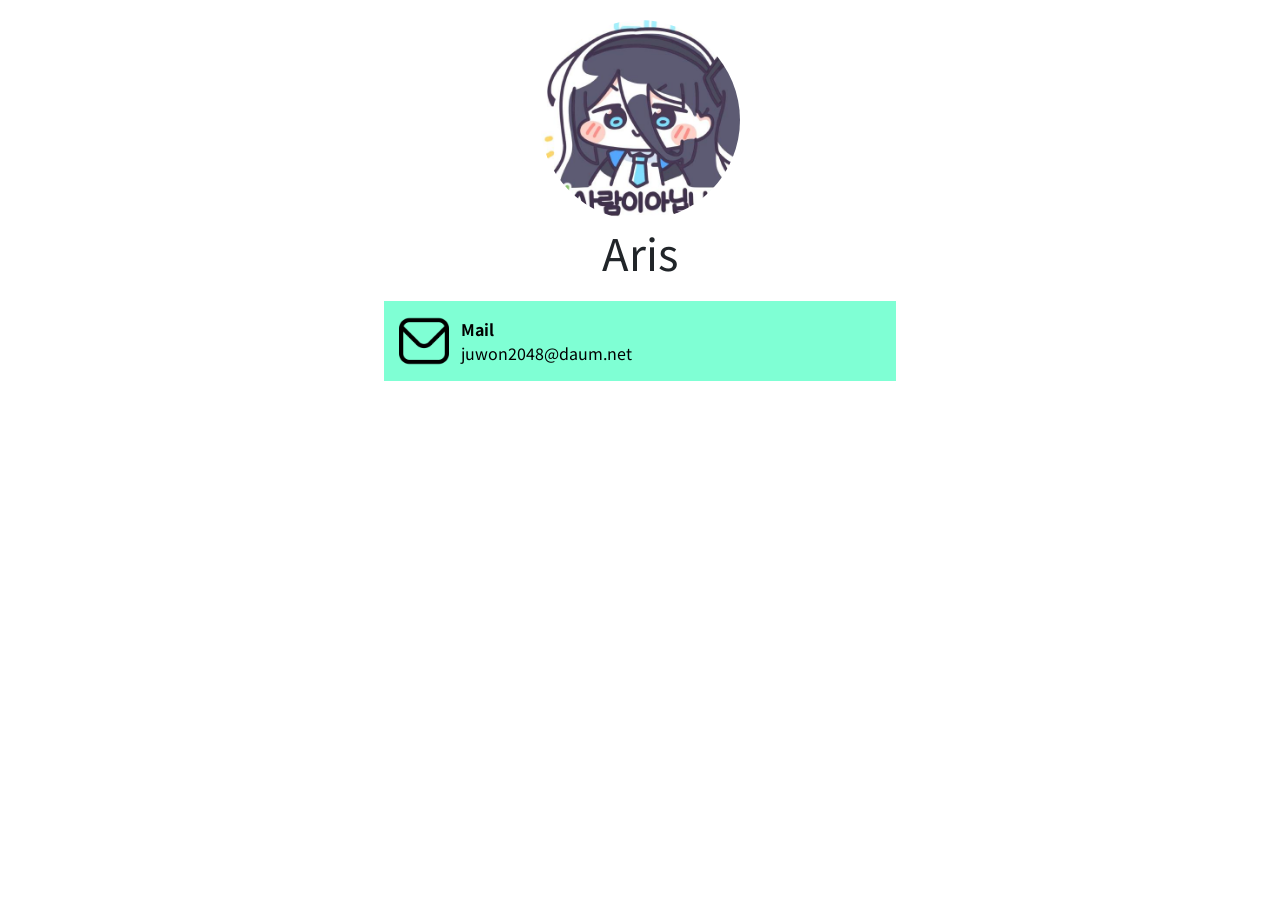
<file: index.html>
<head>
  <meta charset="utf-8" name="viewport" content="width=device-width, initial-scale=1.0">
  <title>Profile</title>
  <link rel="stylesheet" type="text/css" href="style.css">
  <link href="bootstrap.min.css" rel="stylesheet">
  <script src="bootstrap.min.js"></script>     
</head>
<body class="main">
  <div class="profile center">
    <img src="./img/aris.jpeg" class="radius_profile" />
    <p id="nickname">Aris</p>
  </div>
  <div class="b1 center">
    <a href="mailto:juwon2048@daum.net">
      <div class="div_icon div_profile">
        <img src="img/icon-envelope.png" class="icon">
      </div>
      <div class="div_username div_profile">
        <ul class="username">
          <li><b>Mail</b></li>
          <li>juwon2048@daum.net</li>
        </ul>
      </div>
    </a>
  </div>
</body>
</file>
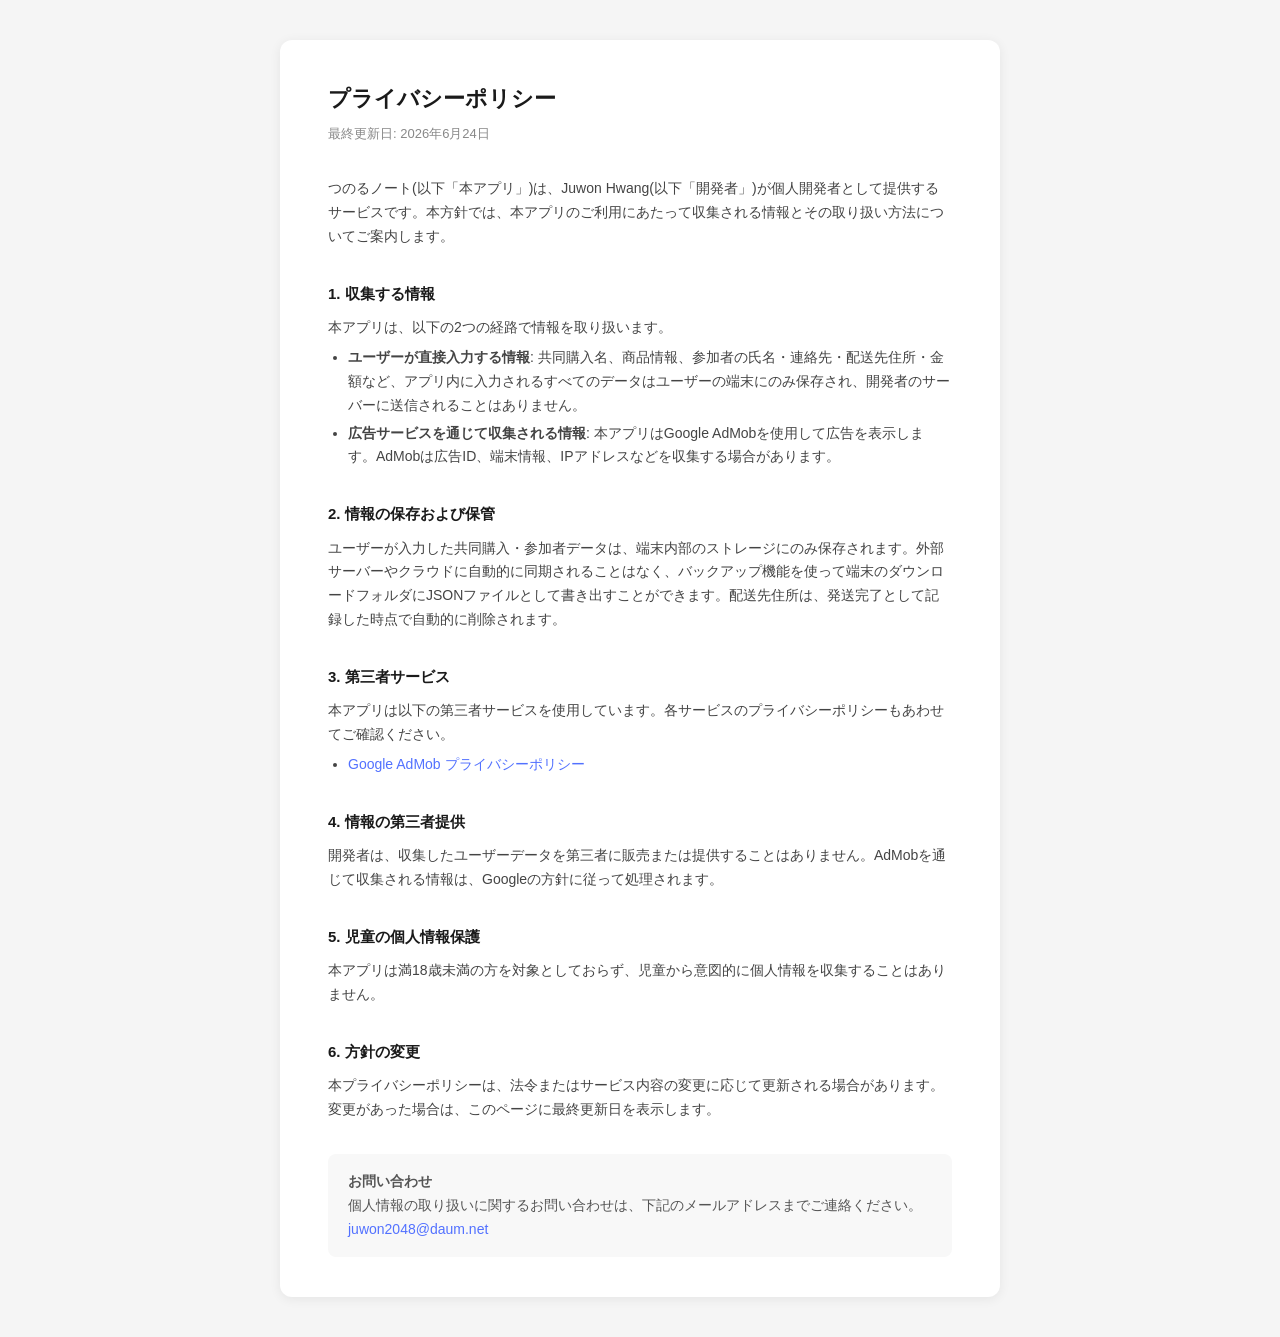
<file: gonggunote/privacy-policy-ja.html>
<!DOCTYPE html>
<html lang="ja">
<head>
    <meta charset="UTF-8">
    <meta name="viewport" content="width=device-width, initial-scale=1.0">
    <title>プライバシーポリシー - つのるノート</title>
    <style>
        * { box-sizing: border-box; margin: 0; padding: 0; }
        body {
            font-family: -apple-system, BlinkMacSystemFont, 'Segoe UI', sans-serif;
            background: #f5f5f5;
            color: #222;
            line-height: 1.7;
        }
        .container {
            max-width: 720px;
            margin: 40px auto;
            background: #fff;
            border-radius: 12px;
            padding: 40px 48px;
            box-shadow: 0 2px 12px rgba(0,0,0,0.07);
        }
        h1 {
            font-size: 22px;
            font-weight: 700;
            margin-bottom: 6px;
            color: #1a1a1a;
        }
        .updated {
            font-size: 13px;
            color: #888;
            margin-bottom: 32px;
        }
        h2 {
            font-size: 15px;
            font-weight: 700;
            margin-top: 32px;
            margin-bottom: 10px;
            color: #1a1a1a;
        }
        p, li {
            font-size: 14px;
            color: #444;
        }
        ul {
            padding-left: 20px;
            margin-top: 6px;
        }
        li { margin-bottom: 4px; }
        a { color: #5271ff; text-decoration: none; }
        a:hover { text-decoration: underline; }
        .contact {
            margin-top: 32px;
            padding: 16px 20px;
            background: #f8f8f8;
            border-radius: 8px;
            font-size: 14px;
            color: #555;
        }
        @media (max-width: 600px) {
            .container { margin: 0; border-radius: 0; padding: 28px 20px; }
        }
    </style>
</head>
<body>
<div class="container">
    <h1>プライバシーポリシー</h1>
    <p class="updated">最終更新日: 2026年6月24日</p>

    <p>つのるノート(以下「本アプリ」)は、Juwon Hwang(以下「開発者」)が個人開発者として提供するサービスです。本方針では、本アプリのご利用にあたって収集される情報とその取り扱い方法についてご案内します。</p>

    <h2>1. 収集する情報</h2>
    <p>本アプリは、以下の2つの経路で情報を取り扱います。</p>
    <ul>
        <li><strong>ユーザーが直接入力する情報</strong>: 共同購入名、商品情報、参加者の氏名・連絡先・配送先住所・金額など、アプリ内に入力されるすべてのデータはユーザーの端末にのみ保存され、開発者のサーバーに送信されることはありません。</li>
        <li><strong>広告サービスを通じて収集される情報</strong>: 本アプリはGoogle AdMobを使用して広告を表示します。AdMobは広告ID、端末情報、IPアドレスなどを収集する場合があります。</li>
    </ul>

    <h2>2. 情報の保存および保管</h2>
    <p>ユーザーが入力した共同購入・参加者データは、端末内部のストレージにのみ保存されます。外部サーバーやクラウドに自動的に同期されることはなく、バックアップ機能を使って端末のダウンロードフォルダにJSONファイルとして書き出すことができます。配送先住所は、発送完了として記録した時点で自動的に削除されます。</p>

    <h2>3. 第三者サービス</h2>
    <p>本アプリは以下の第三者サービスを使用しています。各サービスのプライバシーポリシーもあわせてご確認ください。</p>
    <ul>
        <li><a href="https://policies.google.com/privacy" target="_blank">Google AdMob プライバシーポリシー</a></li>
    </ul>

    <h2>4. 情報の第三者提供</h2>
    <p>開発者は、収集したユーザーデータを第三者に販売または提供することはありません。AdMobを通じて収集される情報は、Googleの方針に従って処理されます。</p>

    <h2>5. 児童の個人情報保護</h2>
    <p>本アプリは満18歳未満の方を対象としておらず、児童から意図的に個人情報を収集することはありません。</p>

    <h2>6. 方針の変更</h2>
    <p>本プライバシーポリシーは、法令またはサービス内容の変更に応じて更新される場合があります。変更があった場合は、このページに最終更新日を表示します。</p>

    <div class="contact">
        <strong>お問い合わせ</strong><br>
        個人情報の取り扱いに関するお問い合わせは、下記のメールアドレスまでご連絡ください。<br>
        <a href="mailto:juwon2048@daum.net">juwon2048@daum.net</a>
    </div>
</div>
</body>
</html>
</file>
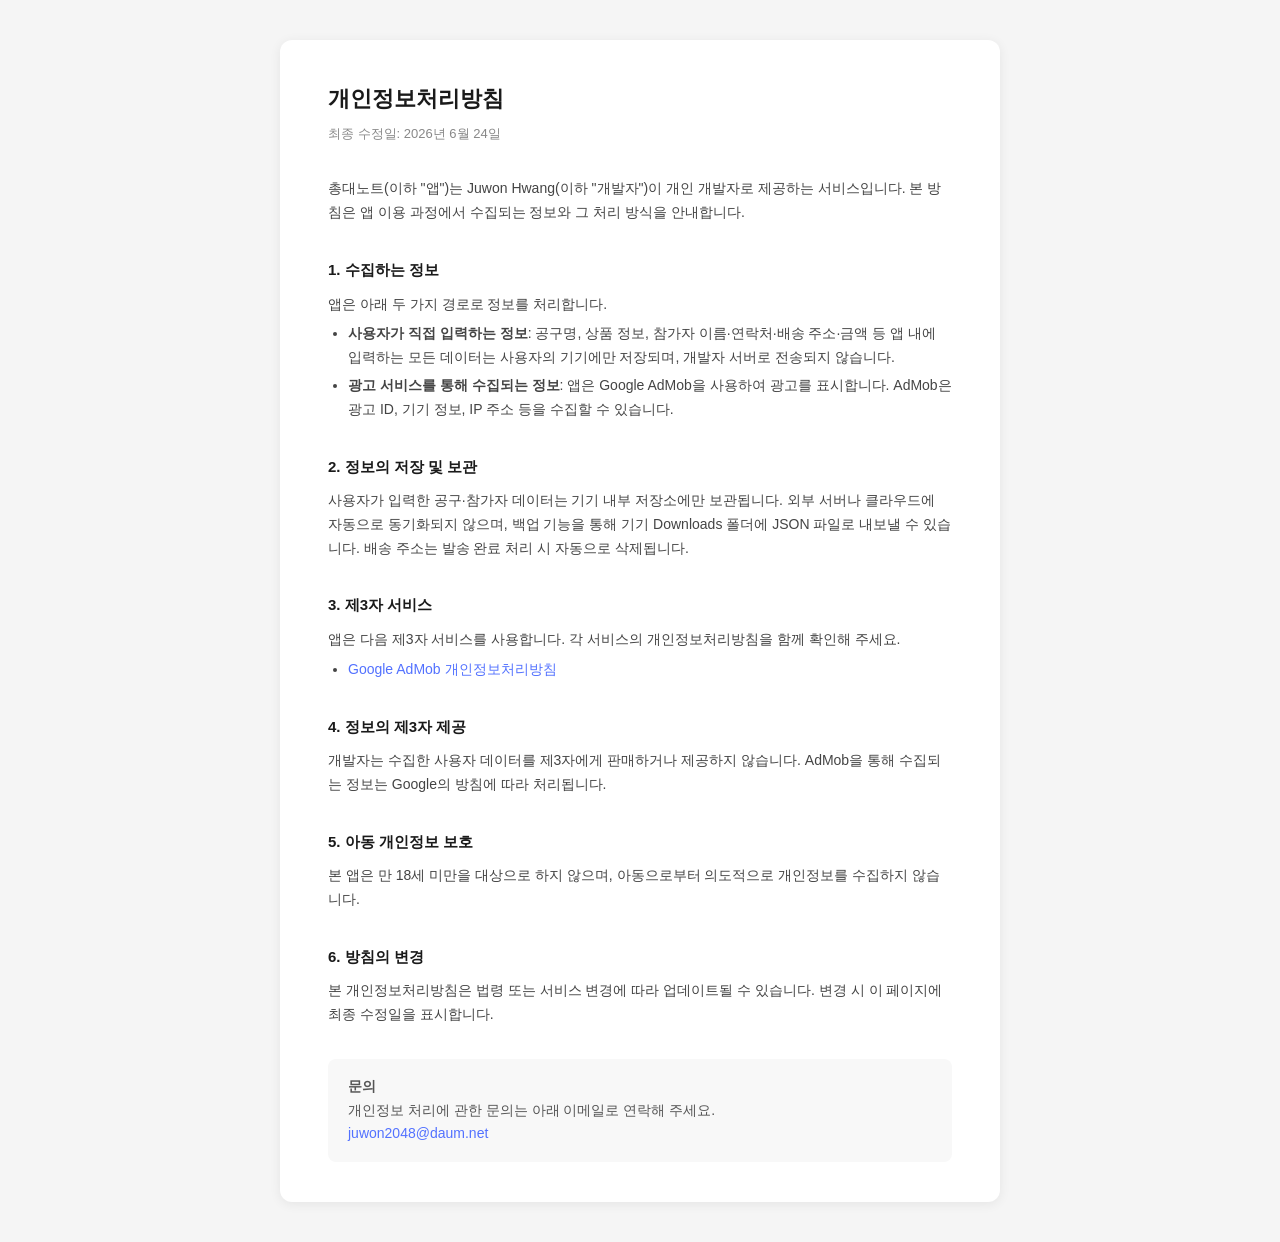
<file: gonggunote/privacy-policy.html>
<!DOCTYPE html>
<html lang="ko">
<head>
    <meta charset="UTF-8">
    <meta name="viewport" content="width=device-width, initial-scale=1.0">
    <title>개인정보처리방침 - 총대노트</title>
    <style>
        * { box-sizing: border-box; margin: 0; padding: 0; }
        body {
            font-family: -apple-system, BlinkMacSystemFont, 'Segoe UI', sans-serif;
            background: #f5f5f5;
            color: #222;
            line-height: 1.7;
        }
        .container {
            max-width: 720px;
            margin: 40px auto;
            background: #fff;
            border-radius: 12px;
            padding: 40px 48px;
            box-shadow: 0 2px 12px rgba(0,0,0,0.07);
        }
        h1 {
            font-size: 22px;
            font-weight: 700;
            margin-bottom: 6px;
            color: #1a1a1a;
        }
        .updated {
            font-size: 13px;
            color: #888;
            margin-bottom: 32px;
        }
        h2 {
            font-size: 15px;
            font-weight: 700;
            margin-top: 32px;
            margin-bottom: 10px;
            color: #1a1a1a;
        }
        p, li {
            font-size: 14px;
            color: #444;
        }
        ul {
            padding-left: 20px;
            margin-top: 6px;
        }
        li { margin-bottom: 4px; }
        a { color: #5271ff; text-decoration: none; }
        a:hover { text-decoration: underline; }
        .contact {
            margin-top: 32px;
            padding: 16px 20px;
            background: #f8f8f8;
            border-radius: 8px;
            font-size: 14px;
            color: #555;
        }
        @media (max-width: 600px) {
            .container { margin: 0; border-radius: 0; padding: 28px 20px; }
        }
    </style>
</head>
<body>
<div class="container">
    <h1>개인정보처리방침</h1>
    <p class="updated">최종 수정일: 2026년 6월 24일</p>

    <p>총대노트(이하 "앱")는 Juwon Hwang(이하 "개발자")이 개인 개발자로 제공하는 서비스입니다. 본 방침은 앱 이용 과정에서 수집되는 정보와 그 처리 방식을 안내합니다.</p>

    <h2>1. 수집하는 정보</h2>
    <p>앱은 아래 두 가지 경로로 정보를 처리합니다.</p>
    <ul>
        <li><strong>사용자가 직접 입력하는 정보</strong>: 공구명, 상품 정보, 참가자 이름·연락처·배송 주소·금액 등 앱 내에 입력하는 모든 데이터는 사용자의 기기에만 저장되며, 개발자 서버로 전송되지 않습니다.</li>
        <li><strong>광고 서비스를 통해 수집되는 정보</strong>: 앱은 Google AdMob을 사용하여 광고를 표시합니다. AdMob은 광고 ID, 기기 정보, IP 주소 등을 수집할 수 있습니다.</li>
    </ul>

    <h2>2. 정보의 저장 및 보관</h2>
    <p>사용자가 입력한 공구·참가자 데이터는 기기 내부 저장소에만 보관됩니다. 외부 서버나 클라우드에 자동으로 동기화되지 않으며, 백업 기능을 통해 기기 Downloads 폴더에 JSON 파일로 내보낼 수 있습니다. 배송 주소는 발송 완료 처리 시 자동으로 삭제됩니다.</p>

    <h2>3. 제3자 서비스</h2>
    <p>앱은 다음 제3자 서비스를 사용합니다. 각 서비스의 개인정보처리방침을 함께 확인해 주세요.</p>
    <ul>
        <li><a href="https://policies.google.com/privacy" target="_blank">Google AdMob 개인정보처리방침</a></li>
    </ul>

    <h2>4. 정보의 제3자 제공</h2>
    <p>개발자는 수집한 사용자 데이터를 제3자에게 판매하거나 제공하지 않습니다. AdMob을 통해 수집되는 정보는 Google의 방침에 따라 처리됩니다.</p>

    <h2>5. 아동 개인정보 보호</h2>
    <p>본 앱은 만 18세 미만을 대상으로 하지 않으며, 아동으로부터 의도적으로 개인정보를 수집하지 않습니다.</p>

    <h2>6. 방침의 변경</h2>
    <p>본 개인정보처리방침은 법령 또는 서비스 변경에 따라 업데이트될 수 있습니다. 변경 시 이 페이지에 최종 수정일을 표시합니다.</p>

    <div class="contact">
        <strong>문의</strong><br>
        개인정보 처리에 관한 문의는 아래 이메일로 연락해 주세요.<br>
        <a href="mailto:juwon2048@daum.net">juwon2048@daum.net</a>
    </div>
</div>
</body>
</html>
</file>
<file: style.css>
@import url(https://fonts.googleapis.com/css?family=Noto+Sans+KR&display=swap);
    .main{
        width: 100%;
        height: 100%;
        border-collapse: separate;
        border-spacing: 0 10px;
        position: relative;
        z-index: 1;
        font-family: 'Noto Sans KR', sans-serif;
    }
    .main::after{
        width: 100%;
        height: 100%;
        content: "";
        background-size: cover;
        background-color: white;
        background-position: center;
        position: fixed;
        top: 0;
        left: 0;
        z-index: -1;
        opacity: 0.8;
    }
    #content{
        font-size: calc(2vw + 18px); 
        text-shadow: -2px 0 white, 0 2px white, 2px 0 white, 0 -2px white;
    }
    #goto{
        font-size: calc(1.2vw + 18px); 
        text-shadow: -2px 0 white, 0 2px white, 2px 0 white, 0 -2px white;
    }
    a#site{
        text-decoration:none;
    }
    a#site:hover{
        text-decoration:underline;
    }
    .center{
        margin:0 auto;
    }
    body {
        margin-top: 0px;
        margin-left: 0px;
        margin-bottom: 0px;
        margin-right: 0px;
    }
    .profile{
        width: 300px;
        text-align: center;
        margin-top: 20px;
    }
    .radius_profile{
        border-radius: 50%;
        width: 200px;
    }
    #nickname{
        font-family: "Noto Sans KR";
        font-size: calc(2vw + 18px);
        text-align: center;
    }
    .b1{
        width: 80%;
        max-width: 512px;
        height: 80px;
        background-color: aquamarine;
        position: relative;
        margin-bottom: 5px;
    }
    .b1 a{
        text-decoration-line: none;
        width: 100%;
        height: 80px;
        position: absolute;
        top: 50%;
        transform: translate(0, -50%);
    }
    .icon{  
        width: 50px;
        height: auto;
        margin-left: 5px;
    }
    .div_icon{
        float:left;
        width: 60px;
        position: absolute;
        top: 50%;
        margin-left: 5px;
        transform: translate(0, -50%);
    }
    .div_profile{
        margin-left: 10px;
    }
    .username{
        position: absolute;
        top: 50%;
        margin-left: 35px;
        transform: translate(0, -50%);
        font-family: 'Noto Sans KR', sans-serif;
        color: black;
    }
    ul, ol {
        list-style: none;
    }
</file>
